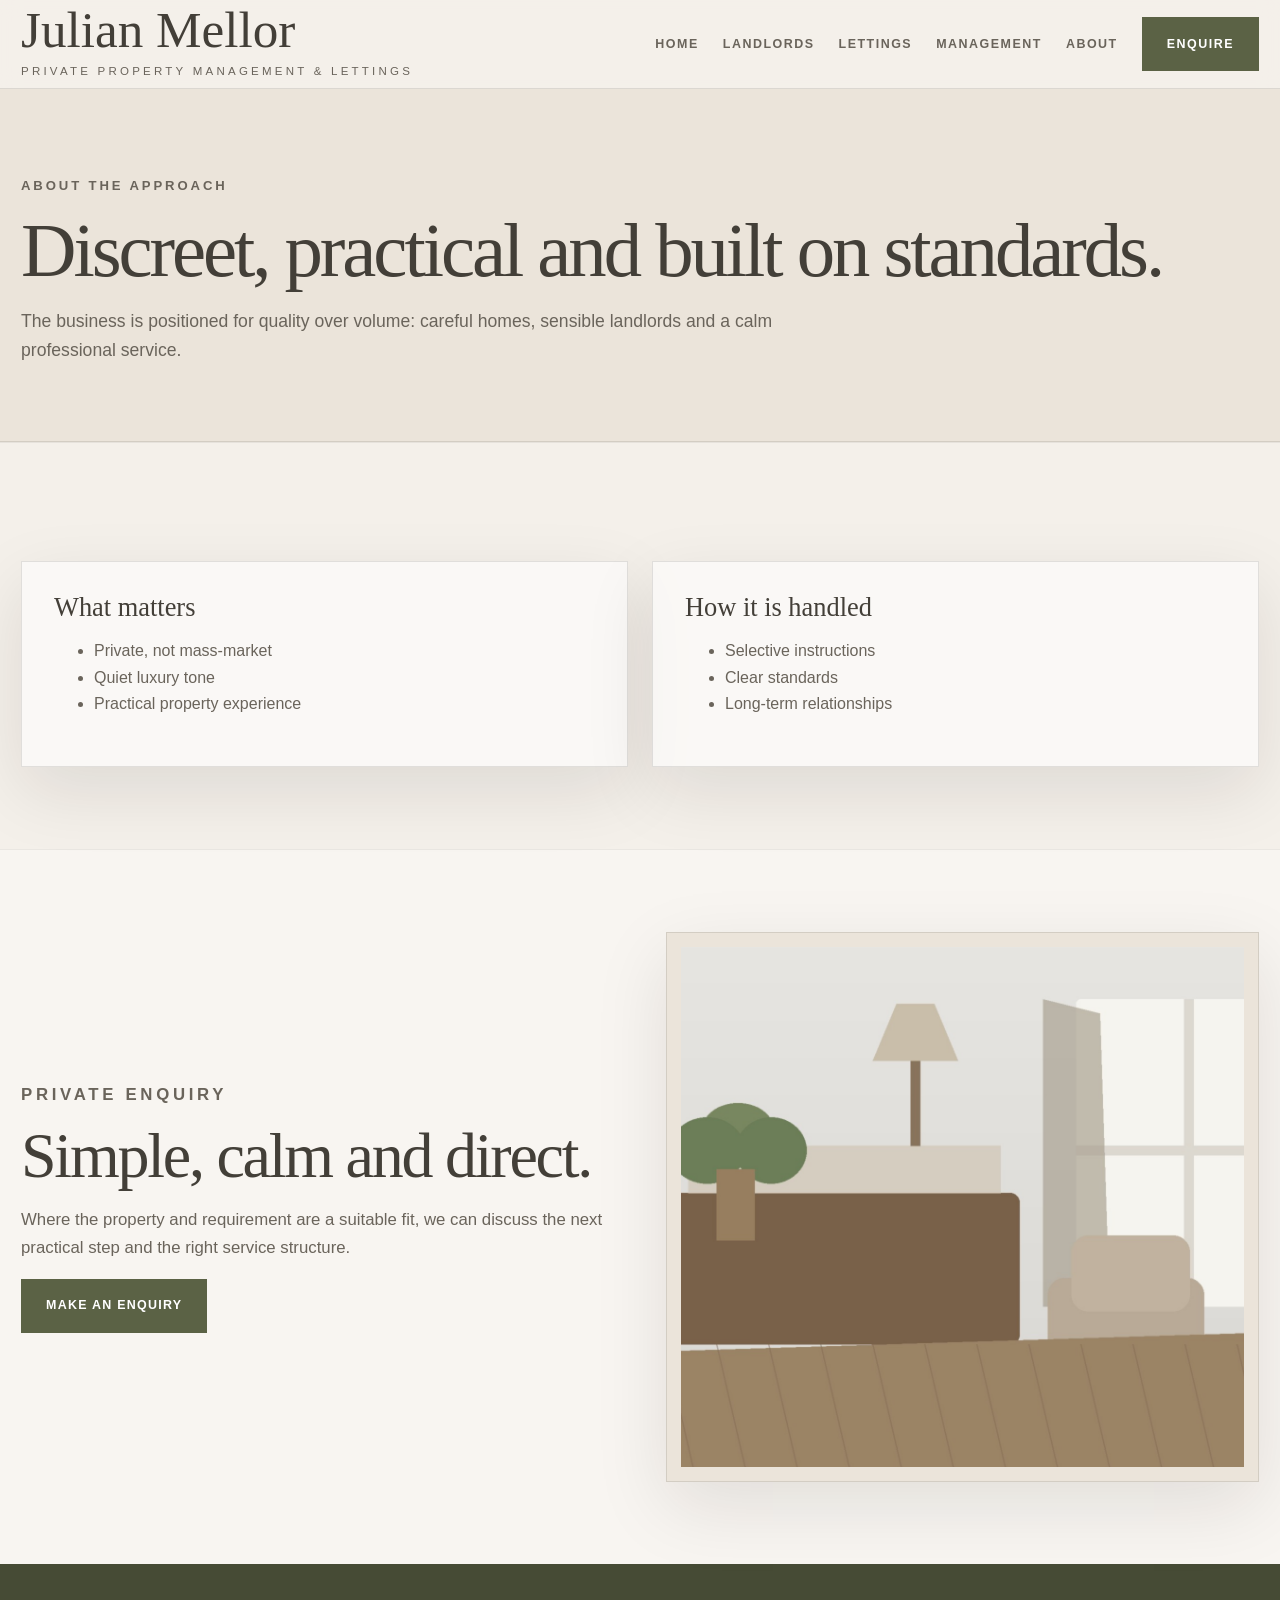
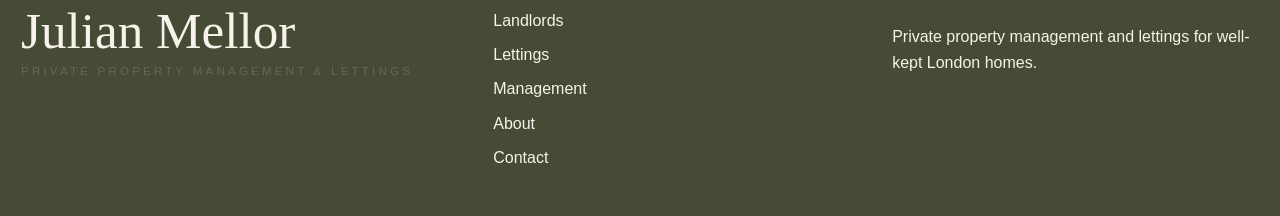
<file: contact.html>
<!doctype html><html lang="en"><head><meta charset="utf-8"><meta name="viewport" content="width=device-width,initial-scale=1"><title>About | Julian Mellor</title><meta name="description" content="About - Julian Mellor Private Property Management & Lettings."><link rel="stylesheet" href="styles.css"></head><body><header class="topbar"><div class="container topbar-inner"><a class="brand" href="index.html"><strong>Julian Mellor</strong><small>Private Property Management & Lettings</small></a><nav class="nav"><a href="index.html">Home</a><a href="landlords.html">Landlords</a><a href="lettings.html">Lettings</a><a href="management.html">Management</a><a href="about.html">About</a><a class="btn btn-olive" href="contact.html">Enquire</a></nav></div></header><main><section class="page-hero"><div class="container"><p class="eyebrow">About the approach</p><h1>Discreet, practical and built on standards.</h1><p class="copy" style="max-width:760px;color:var(--soft);font-size:1.1rem">The business is positioned for quality over volume: careful homes, sensible landlords and a calm professional service.</p></div></section><section class="section"><div class="container page-grid"><article class="card"><h3>What matters</h3><ul><li>Private, not mass-market</li><li>Quiet luxury tone</li><li>Practical property experience</li></ul></article><article class="card"><h3>How it is handled</h3><ul><li>Selective instructions</li><li>Clear standards</li><li>Long-term relationships</li></ul></article></div></section><section class="section soft"><div class="container split"><div class="copy"><p class="eyebrow">Private enquiry</p><h2>Simple, calm and direct.</h2><p>Where the property and requirement are a suitable fit, we can discuss the next practical step and the right service structure.</p><a class="btn btn-olive" href="contact.html">Make an enquiry</a></div><div class="image-card"><img src="images/room-right.jpg" alt="Neutral interior room"></div></div></section></main><footer class="footer"><div class="container footer-grid"><div><a class="brand" href="index.html"><strong>Julian Mellor</strong><small>Private Property Management & Lettings</small></a></div><nav><a href="landlords.html">Landlords</a><a href="lettings.html">Lettings</a><a href="management.html">Management</a><a href="about.html">About</a><a href="contact.html">Contact</a></nav><p>Private property management and lettings for well-kept London homes.</p></div></footer></body></html>
</file>
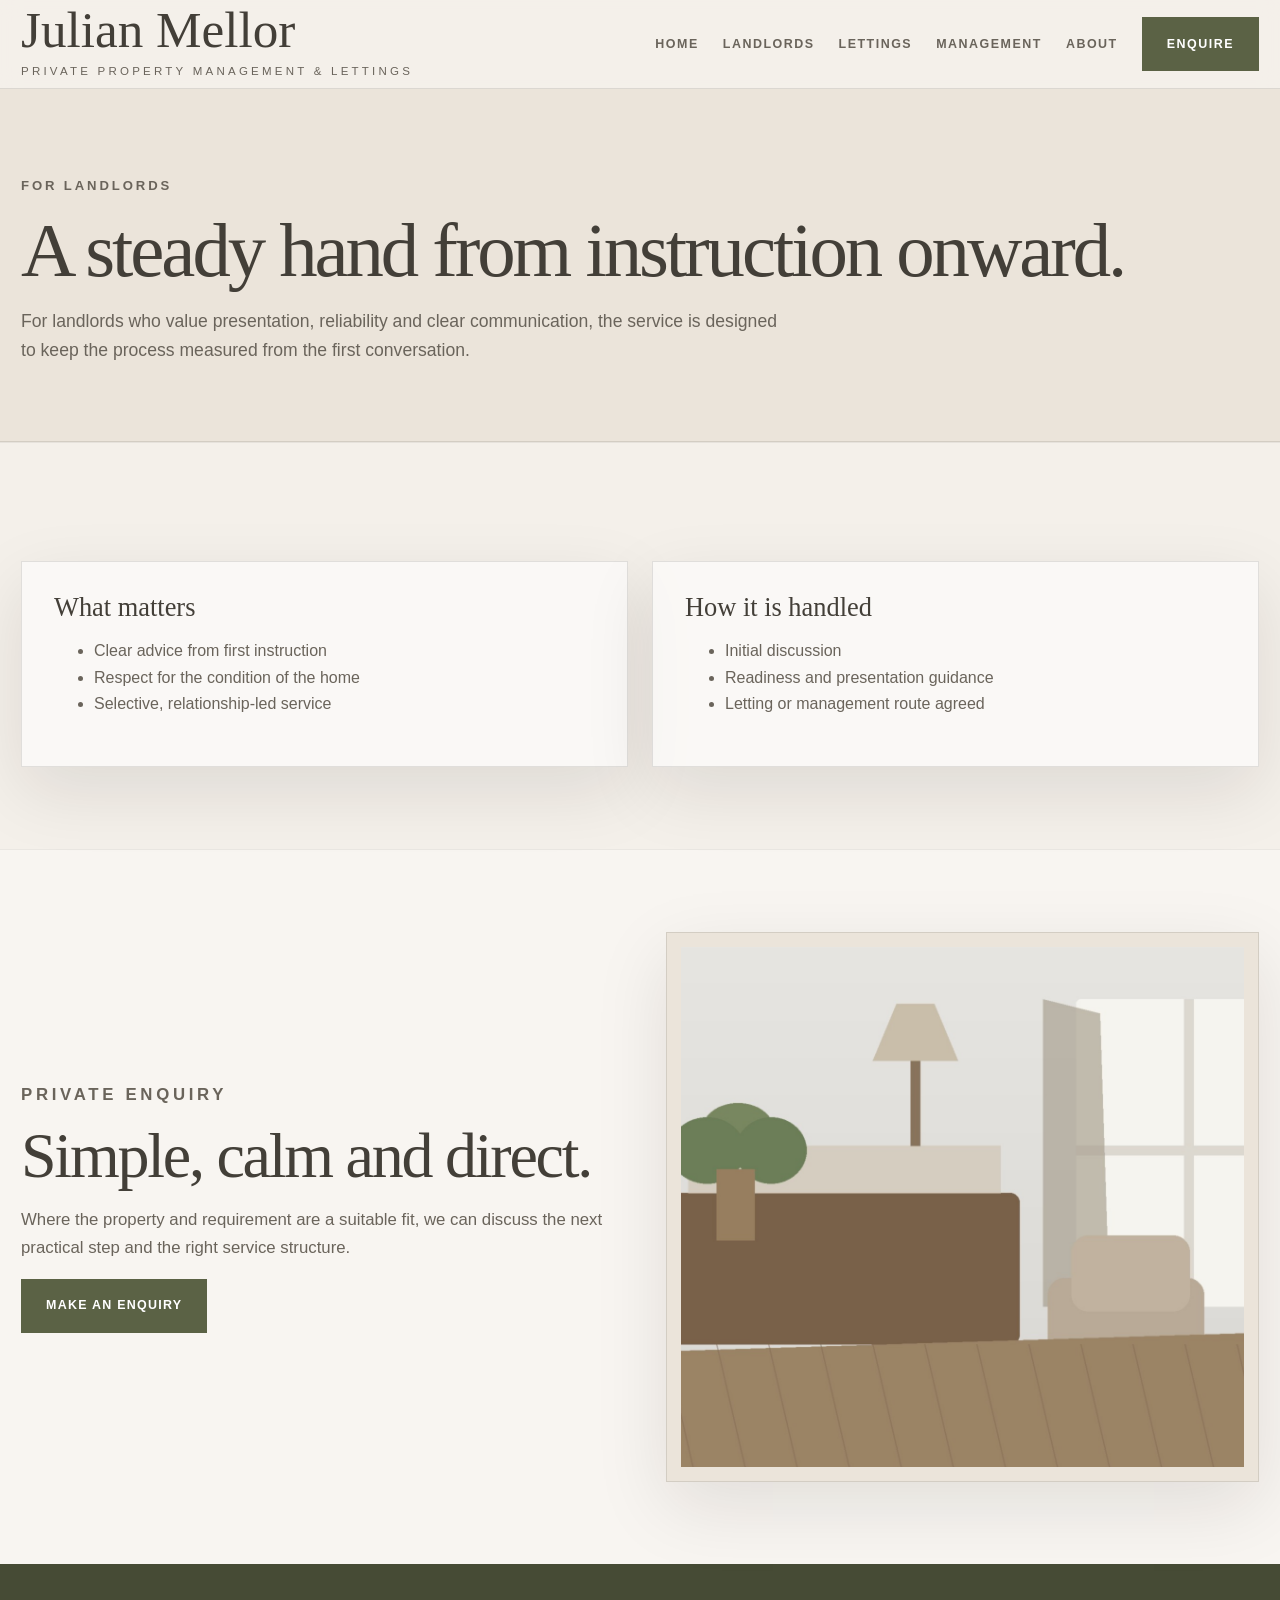
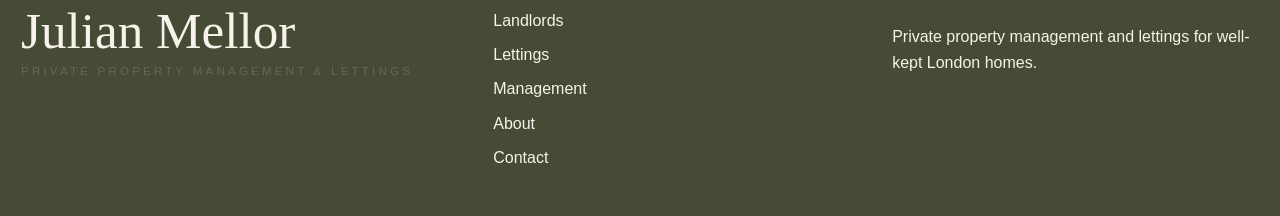
<file: lettings.html>
<!doctype html><html lang="en"><head><meta charset="utf-8"><meta name="viewport" content="width=device-width,initial-scale=1"><title>Landlords | Julian Mellor</title><meta name="description" content="Landlords - Julian Mellor Private Property Management & Lettings."><link rel="stylesheet" href="styles.css"></head><body><header class="topbar"><div class="container topbar-inner"><a class="brand" href="index.html"><strong>Julian Mellor</strong><small>Private Property Management & Lettings</small></a><nav class="nav"><a href="index.html">Home</a><a href="landlords.html">Landlords</a><a href="lettings.html">Lettings</a><a href="management.html">Management</a><a href="about.html">About</a><a class="btn btn-olive" href="contact.html">Enquire</a></nav></div></header><main><section class="page-hero"><div class="container"><p class="eyebrow">For landlords</p><h1>A steady hand from instruction onward.</h1><p class="copy" style="max-width:760px;color:var(--soft);font-size:1.1rem">For landlords who value presentation, reliability and clear communication, the service is designed to keep the process measured from the first conversation.</p></div></section><section class="section"><div class="container page-grid"><article class="card"><h3>What matters</h3><ul><li>Clear advice from first instruction</li><li>Respect for the condition of the home</li><li>Selective, relationship-led service</li></ul></article><article class="card"><h3>How it is handled</h3><ul><li>Initial discussion</li><li>Readiness and presentation guidance</li><li>Letting or management route agreed</li></ul></article></div></section><section class="section soft"><div class="container split"><div class="copy"><p class="eyebrow">Private enquiry</p><h2>Simple, calm and direct.</h2><p>Where the property and requirement are a suitable fit, we can discuss the next practical step and the right service structure.</p><a class="btn btn-olive" href="contact.html">Make an enquiry</a></div><div class="image-card"><img src="images/room-right.jpg" alt="Neutral interior room"></div></div></section></main><footer class="footer"><div class="container footer-grid"><div><a class="brand" href="index.html"><strong>Julian Mellor</strong><small>Private Property Management & Lettings</small></a></div><nav><a href="landlords.html">Landlords</a><a href="lettings.html">Lettings</a><a href="management.html">Management</a><a href="about.html">About</a><a href="contact.html">Contact</a></nav><p>Private property management and lettings for well-kept London homes.</p></div></footer></body></html>
</file>
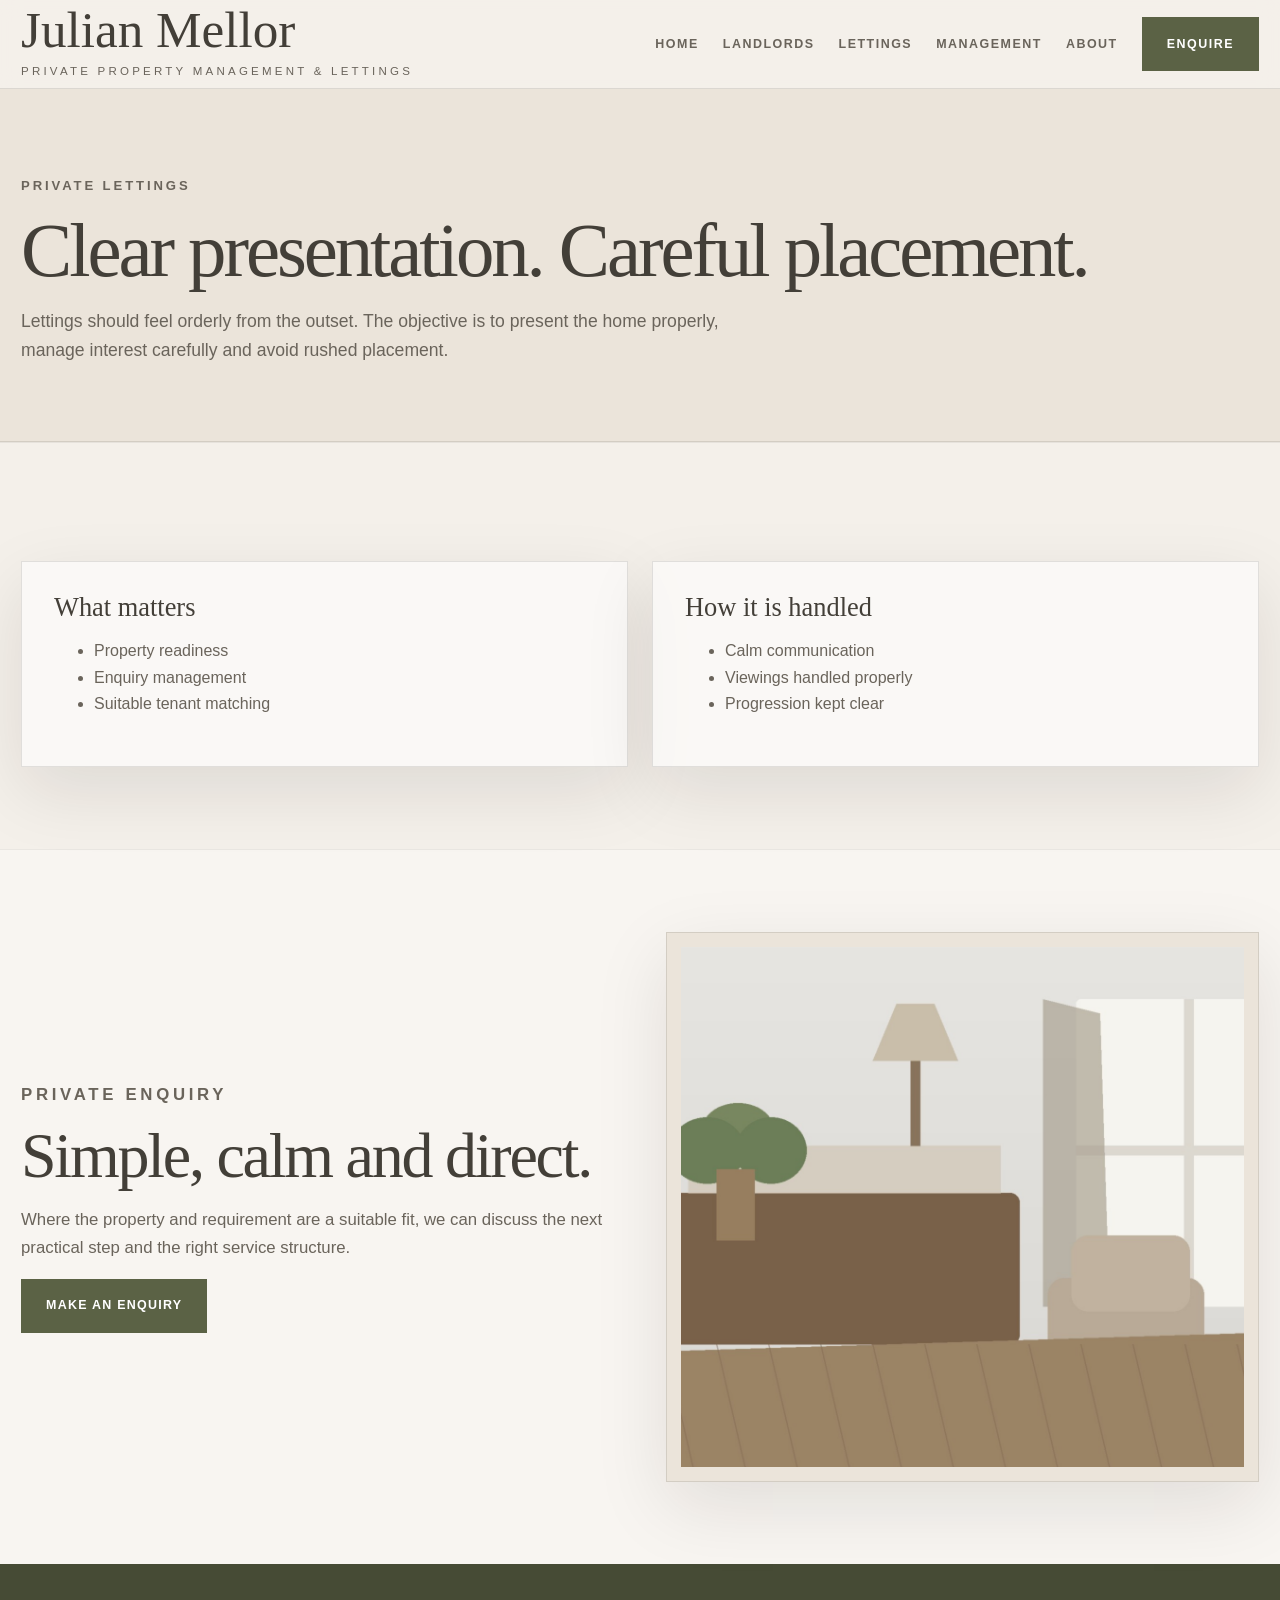
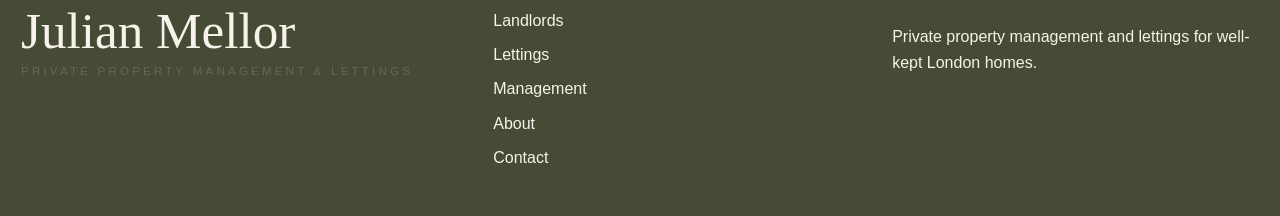
<file: management.html>
<!doctype html><html lang="en"><head><meta charset="utf-8"><meta name="viewport" content="width=device-width,initial-scale=1"><title>Lettings | Julian Mellor</title><meta name="description" content="Lettings - Julian Mellor Private Property Management & Lettings."><link rel="stylesheet" href="styles.css"></head><body><header class="topbar"><div class="container topbar-inner"><a class="brand" href="index.html"><strong>Julian Mellor</strong><small>Private Property Management & Lettings</small></a><nav class="nav"><a href="index.html">Home</a><a href="landlords.html">Landlords</a><a href="lettings.html">Lettings</a><a href="management.html">Management</a><a href="about.html">About</a><a class="btn btn-olive" href="contact.html">Enquire</a></nav></div></header><main><section class="page-hero"><div class="container"><p class="eyebrow">Private lettings</p><h1>Clear presentation. Careful placement.</h1><p class="copy" style="max-width:760px;color:var(--soft);font-size:1.1rem">Lettings should feel orderly from the outset. The objective is to present the home properly, manage interest carefully and avoid rushed placement.</p></div></section><section class="section"><div class="container page-grid"><article class="card"><h3>What matters</h3><ul><li>Property readiness</li><li>Enquiry management</li><li>Suitable tenant matching</li></ul></article><article class="card"><h3>How it is handled</h3><ul><li>Calm communication</li><li>Viewings handled properly</li><li>Progression kept clear</li></ul></article></div></section><section class="section soft"><div class="container split"><div class="copy"><p class="eyebrow">Private enquiry</p><h2>Simple, calm and direct.</h2><p>Where the property and requirement are a suitable fit, we can discuss the next practical step and the right service structure.</p><a class="btn btn-olive" href="contact.html">Make an enquiry</a></div><div class="image-card"><img src="images/room-right.jpg" alt="Neutral interior room"></div></div></section></main><footer class="footer"><div class="container footer-grid"><div><a class="brand" href="index.html"><strong>Julian Mellor</strong><small>Private Property Management & Lettings</small></a></div><nav><a href="landlords.html">Landlords</a><a href="lettings.html">Lettings</a><a href="management.html">Management</a><a href="about.html">About</a><a href="contact.html">Contact</a></nav><p>Private property management and lettings for well-kept London homes.</p></div></footer></body></html>
</file>
<file: styles.css>
:root{--stone:#f4f0ea;--stone2:#ebe4da;--stone3:#d7ccbe;--ink:#433f38;--soft:#6a645b;--olive:#5b6245;--olive2:#464b35;--white:#fff;--line:rgba(67,63,56,.14);--shadow:0 24px 70px rgba(27,22,17,.1);--max:1240px}*{box-sizing:border-box}html{scroll-behavior:smooth}body{margin:0;background:var(--stone);color:var(--ink);font-family:Inter,Arial,sans-serif;line-height:1.65}a{color:inherit;text-decoration:none}img{display:block;max-width:100%;height:auto}.container{width:min(calc(100% - 42px),var(--max));margin:auto}.topbar{position:sticky;top:0;z-index:20;background:rgba(244,240,234,.94);backdrop-filter:blur(10px);border-bottom:1px solid var(--line)}.topbar-inner{min-height:88px;display:flex;justify-content:space-between;align-items:center;gap:24px}.brand strong{font-family:Georgia,serif;font-size:clamp(2.1rem,4vw,3.4rem);font-weight:500;line-height:.9;display:block}.brand small{font-size:.72rem;letter-spacing:.28em;text-transform:uppercase;color:var(--soft);display:block;margin-top:8px}.nav{display:flex;gap:24px;align-items:center}.nav a{font-size:.78rem;letter-spacing:.12em;text-transform:uppercase;font-weight:700;color:var(--soft)}.nav a:hover{color:var(--ink)}.btn{display:inline-flex;align-items:center;justify-content:center;min-height:54px;padding:14px 24px;border:1px solid var(--line);font-size:.78rem;letter-spacing:.1em;text-transform:uppercase;font-weight:800}.btn-olive{background:var(--olive);border-color:var(--olive);color:var(--white)!important}.btn-light{border-color:rgba(255,255,255,.45);color:var(--white)}.hero{position:relative;min-height:82vh;display:grid;place-items:center;text-align:center;color:var(--white);overflow:hidden;background:linear-gradient(rgba(30,25,21,.42),rgba(30,25,21,.55)),url('/images/hero-home-clean.jpg') center/cover no-repeat}.hero .content{position:relative;z-index:2;max-width:920px;padding:110px 0}.eyebrow{margin:0 0 16px;font-size:.82rem;letter-spacing:.22em;text-transform:uppercase;font-weight:800;color:var(--soft)}.hero .eyebrow{color:rgba(255,255,255,.9)}h1,h2,h3{font-family:Georgia,serif;font-weight:500;line-height:1;margin:0 0 18px}h1{font-size:clamp(3.4rem,8vw,7rem);letter-spacing:-.04em}h2{font-size:clamp(2.5rem,5vw,4.8rem);letter-spacing:-.035em}h3{font-size:1.65rem}.lead{max-width:720px;margin:0 auto;font-size:1rem;letter-spacing:.05em;text-transform:uppercase;font-weight:700}.actions{display:flex;gap:14px;justify-content:center;flex-wrap:wrap;margin-top:34px}.section{padding:82px 0;border-top:1px solid rgba(67,63,56,.08)}.soft{background:rgba(255,255,255,.32)}.split{display:grid;grid-template-columns:1fr 1fr;gap:52px;align-items:center}.copy p{color:var(--soft);font-size:1.05rem}.image-card{background:var(--stone2);border:1px solid var(--line);box-shadow:var(--shadow);padding:14px}.image-card img{width:100%;height:520px;object-fit:cover}.cards{display:grid;grid-template-columns:repeat(3,1fr);gap:24px;margin-top:36px}.card{background:rgba(255,255,255,.58);border:1px solid var(--line);box-shadow:var(--shadow);padding:32px}.card p,.card li{color:var(--soft)}.olive{background:var(--olive);color:#f7f2ea}.olive .eyebrow,.olive p,.olive li{color:#f7f2ea}.statement{text-align:center;max-width:940px;margin:auto}.page-hero{padding:86px 0 58px;background:var(--stone2);border-bottom:1px solid var(--line)}.page-hero h1{font-size:clamp(3rem,6vw,5.8rem);color:var(--ink)}.page-grid{display:grid;grid-template-columns:1fr 1fr;gap:24px;margin-top:36px}.contact-box{background:#fff;border:1px solid var(--line);box-shadow:var(--shadow);padding:34px}.footer{background:var(--olive2);color:#f7f2ea;padding:44px 0}.footer-grid{display:grid;grid-template-columns:1.2fr 1fr 1fr;gap:32px}.footer a,.footer p{color:#f7f2ea}.footer nav{display:grid;gap:8px}@media(max-width:900px){.topbar-inner,.nav,.split,.cards,.page-grid,.footer-grid{display:block}.nav{padding:0 0 20px}.nav a{display:inline-block;margin:8px 12px 8px 0}.hero{min-height:72vh}.section{padding:54px 0}.image-card img{height:340px}}
</file>
